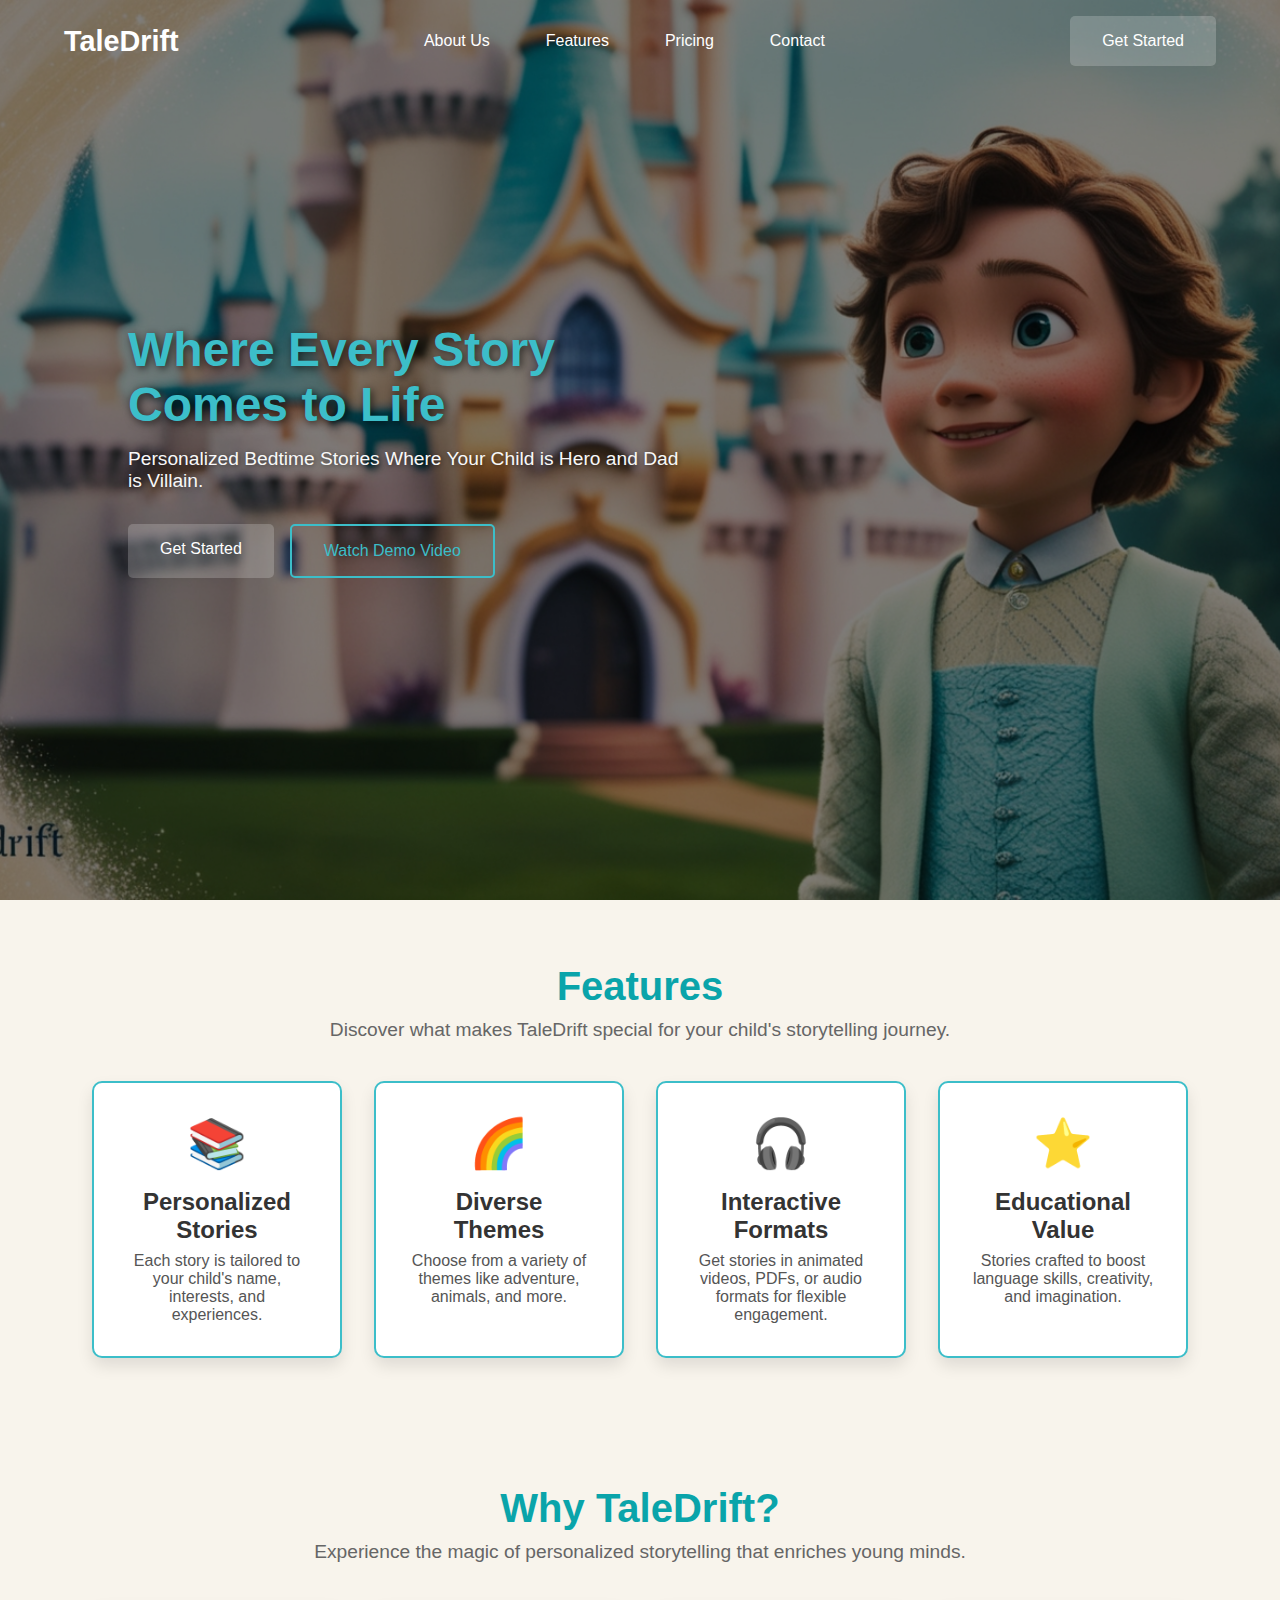
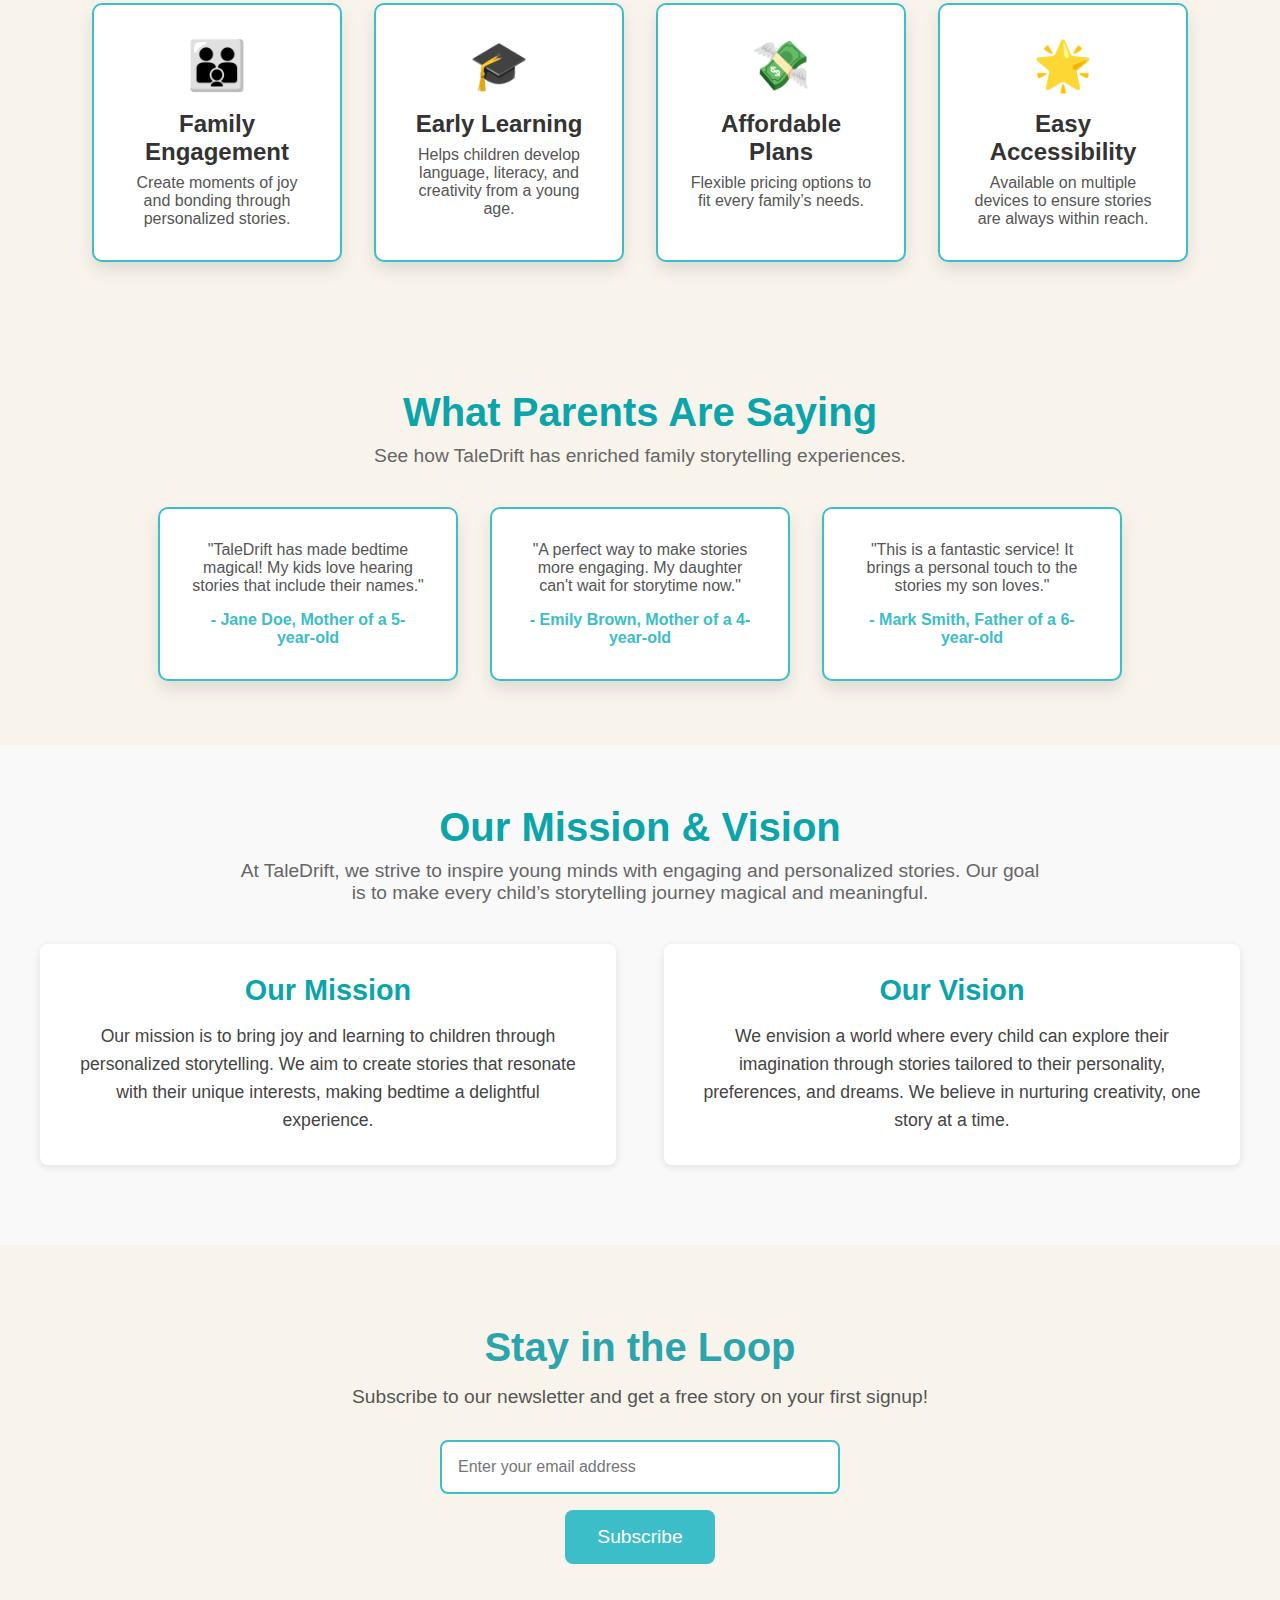
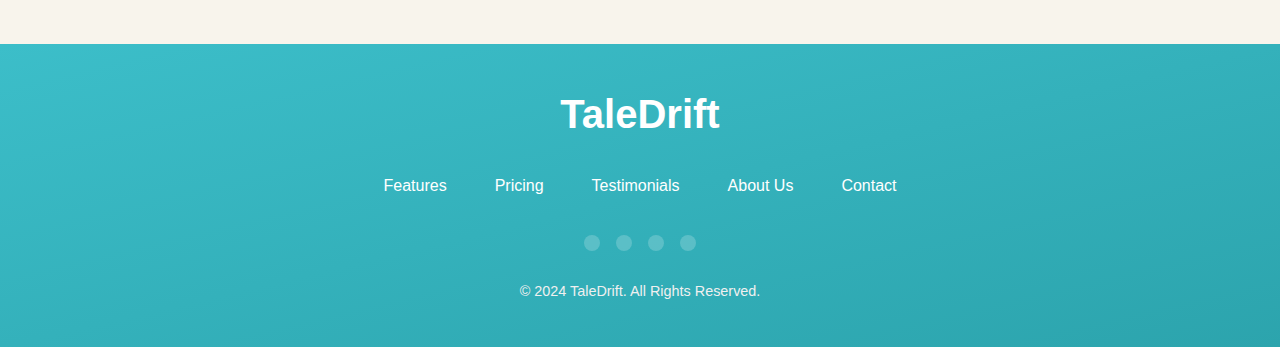
<file: index.html>
<!DOCTYPE html>
<html lang="en">
<head>
    <meta charset="UTF-8">
    <meta name="viewport" content="width=device-width, initial-scale=1.0">
     <link rel="icon" href="/fav.png" type="image/png">
    <link rel="icon" href="/fav.png" type="image/png">
    <link rel="stylesheet" href="styles.css">
    <title>TaleDrift</title>
</head>
<body>
   <!-- Header (Same as Landing Page) -->
   <header class="main-header">
    <nav class="navbar">
        <div class="logo">
            <a href="#">TaleDrift</a>
        </div>
        <div class="menu-icon" onclick="toggleMenu()">
            
        </div>
        <ul class="nav-links" id="nav-links">
            <li><a href="#about">About Us</a></li>
            <li><a href="#features">Features</a></li>
            <li><a href="payment.html">Pricing</a></li>
            <li><a href="contact.html">Contact</a></li>
        </ul>
        <a href="payment.html" class="btn primary-btn">Get Started</a>
    </nav>
</header>
    <!-- Hero Section -->
    <section class="hero-section">
        <div class="overlay"></div>
        <div class="hero-content">
            <h1>Where Every Story Comes to Life</h1>
            <p>Personalized Bedtime Stories Where Your Child is Hero and Dad is Villain.</p>
            <div class="cta-buttons">
                <a href="payment.html" class="btn primary-btn">Get Started</a>
                <a href="https://youtu.be/TLG7Qn6C-p4" class="btn secondary-btn">Watch Demo Video</a>
            </div>
        </div>
    </section>

    <!-- Features Section -->
   <!-- Features Section -->
<section class="features-section" id="features">
    <div class="section-title">
        <h2>Features</h2>
        <p>Discover what makes TaleDrift special for your child's storytelling journey.</p>
    </div>
    <div class="features-container">
        <!-- Feature Card 1 -->
        <div class="feature-card">
            <div class="feature-icon">📚</div>
            <h3>Personalized Stories</h3>
            <p>Each story is tailored to your child's name, interests, and experiences.</p>
        </div>
        <!-- Feature Card 2 -->
        <div class="feature-card">
            <div class="feature-icon">🌈</div>
            <h3>Diverse Themes</h3>
            <p>Choose from a variety of themes like adventure, animals, and more.</p>
        </div>
        <!-- Feature Card 3 -->
        <div class="feature-card">
            <div class="feature-icon">🎧</div>
            <h3>Interactive Formats</h3>
            <p>Get stories in animated videos, PDFs, or audio formats for flexible engagement.</p>
        </div>
        <!-- Feature Card 4 -->
        <div class="feature-card">
            <div class="feature-icon">⭐</div>
            <h3>Educational Value</h3>
            <p>Stories crafted to boost language skills, creativity, and imagination.</p>
        </div>
    </div>
</section>

<!-- Why TaleDrift Section -->
<section class="why-taledrift-section" id="why-taledrift">
    <div class="section-title">
        <h2>Why TaleDrift?</h2>
        <p>Experience the magic of personalized storytelling that enriches young minds.</p>
    </div>
    <div class="why-taledrift-container">
        <!-- Card 1 -->
        <div class="why-card">
            <div class="why-icon">👪</div>
            <h3>Family Engagement</h3>
            <p>Create moments of joy and bonding through personalized stories.</p>
        </div>
        <!-- Card 2 -->
        <div class="why-card">
            <div class="why-icon">🎓</div>
            <h3>Early Learning</h3>
            <p>Helps children develop language, literacy, and creativity from a young age.</p>
        </div>
        <!-- Card 3 -->
        <div class="why-card">
            <div class="why-icon">💸</div>
            <h3>Affordable Plans</h3>
            <p>Flexible pricing options to fit every family’s needs.</p>
        </div>
        <!-- Card 4 -->
        <div class="why-card">
            <div class="why-icon">🌟</div>
            <h3>Easy Accessibility</h3>
            <p>Available on multiple devices to ensure stories are always within reach.</p>
        </div>
    </div>
</section>


     <!-- Testimonials Section -->
     <!-- What Parents Are Saying Section -->
<section class="testimonials-section" id="testimonials">
    <div class="section-title">
        <h2>What Parents Are Saying</h2>
        <p>See how TaleDrift has enriched family storytelling experiences.</p>
    </div>
    <div class="testimonials-container">
        <!-- Testimonial Card 1 -->
        <div class="testimonial-card">
            <p class="testimonial-text">"TaleDrift has made bedtime magical! My kids love hearing stories that include their names."</p>
            <div class="testimonial-author">
                <span class="author-name">- Jane Doe, Mother of a 5-year-old</span>
            </div>
        </div>
        <!-- Testimonial Card 2 -->
        <div class="testimonial-card">
            <p class="testimonial-text">"A perfect way to make stories more engaging. My daughter can't wait for storytime now."</p>
            <div class="testimonial-author">
                <span class="author-name">- Emily Brown, Mother of a 4-year-old</span>
            </div>
        </div>
        <!-- Testimonial Card 3 -->
        <div class="testimonial-card">
            <p class="testimonial-text">"This is a fantastic service! It brings a personal touch to the stories my son loves."</p>
            <div class="testimonial-author">
                <span class="author-name">- Mark Smith, Father of a 6-year-old</span>
            </div>
        </div>
    </div>
</section>


<section class="mission-vision-section">
    <div class="container">
      <div class="section-title">
        <h2>Our Mission & Vision</h2>
        <p>At TaleDrift, we strive to inspire young minds with engaging and personalized stories. Our goal is to make every child’s storytelling journey magical and meaningful.</p>
      </div>
  
      <div class="content-wrapper">
        <!-- Mission Block -->
        <div class="mission-block">
          <h3>Our Mission</h3>
          <p>
            Our mission is to bring joy and learning to children through personalized storytelling. We aim to create stories that resonate with their unique interests, making bedtime a delightful experience.
          </p>
        </div>
  
        <!-- Vision Block -->
        <div class="vision-block">
          <h3>Our Vision</h3>
          <p>
            We envision a world where every child can explore their imagination through stories tailored to their personality, preferences, and dreams. We believe in nurturing creativity, one story at a time.
          </p>
        </div>
      </div>
    </div>
  </section>



    <!-- Newsletter Signup Section -->
   <section class="newsletter-section">
    <div class="newsletter-container">
        <h2>Stay in the Loop</h2>
        <p>Subscribe to our newsletter and get a free story on your first signup!</p>
        <form  action="https://formspree.io/f/mqakpeaq"
        method="POST" class="newsletter-form">
            <input name="email" type="email" placeholder="Enter your email address" required>
            <button type="submit" class="subscribe-btn">Subscribe</button>
        </form>
    </div>
</section>

    <!-- Footer Section -->
    <!-- Footer Section -->
<!-- Footer Section -->
<footer class="footer-section">
    <div class="footer-container">
        <!-- Footer Logo -->
        <div class="footer-logo">
            <a href="#"><span>Tale</span>Drift</a>
        </div>
        <!-- Footer Links -->
        <div class="footer-links">
            <a href="#features">Features</a>
            <a href="payment.html">Pricing</a>
            <a href="#testimonials">Testimonials</a>
            <a href="about.html">About Us</a>
            <a href="contact.html">Contact</a>
        </div>
        <!-- Social Media Icons -->
        <div class="footer-social">
            <a href="#"><i class="fab fa-facebook-f"></i></a>
            <a href="#"><i class="fab fa-twitter"></i></a>
            <a href="#"><i class="fab fa-instagram"></i></a>
            <a href="#"><i class="fab fa-linkedin-in"></i></a>
        </div>
        <!-- Footer Copyright -->
        <div class="footer-copyright">
            <p>&copy; 2024 TaleDrift. All Rights Reserved.</p>
        </div>
    </div>
</footer>


    <script>
        // Toggle mobile menu
        function toggleMenu() {
            var navLinks = document.getElementById("nav-links");
            navLinks.classList.toggle("active");
        }
    </script>
</body>
</html>
</file>
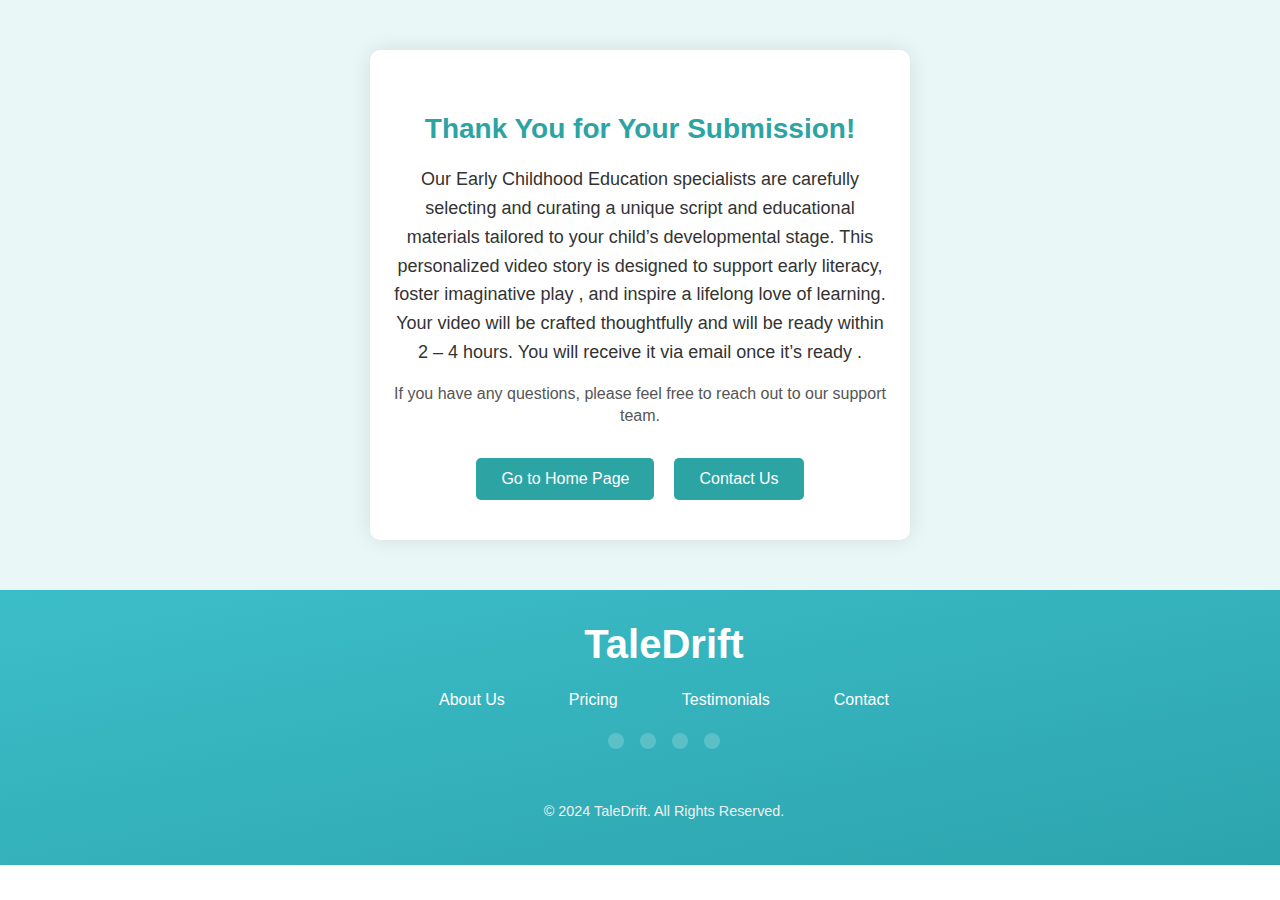
<file: submission.html>
<!DOCTYPE html>
<html lang="en">
<head>
    <meta charset="UTF-8">
    <meta name="viewport" content="width=device-width, initial-scale=1.0">
    <link rel="icon" href="/fav.png" type="image/png">
    <title>Submission Successful | TaleDrift</title>
    <link rel="stylesheet" href="submission.css">
    <!-- Link to the CSS file for styling -->
</head>
<body> 
 
 
 
 


<!-- Main Content -->
<main class="submission-confirmation">
    <div class="confirmation-container">
        
        <h2>Thank You for Your Submission!</h2>
        <p class="confirmation-message">
            Our Early Childhood Education specialists are carefully selecting and curating a unique script and educational materials tailored to your child’s developmental stage. This personalized video story is designed to support early literacy, foster imaginative play ,  and inspire a lifelong love of learning. Your video will be crafted thoughtfully and will be ready within 2 – 4 hours. You will receive it via email once it’s ready .
        </p>
        <p class="additional-note">If you have any questions, please feel free to reach out to our support team.</p>
        <div class="buttons">
            <a href="index.html" class="home-btn">Go to Home Page</a>
            <a href="my-stories.html" class="stories-btn">Contact Us</a>
        </div>
    </div>
</main>

<footer class="footer-section">
    <div class="footer-container">
        <!-- Footer Logo -->
        <div class="footer-logo">
            <a href="#"><span>Tale</span>Drift</a>
        </div>

        <!-- Footer Navigation Links -->
        <nav class="footer-nav">
            <ul class="footer-links">
                <li><a href="about.html">About Us</a></li>

                <li><a href="payment.html">Pricing</a></li>
                <li><a href="#testimonials">Testimonials</a></li>
                <li><a href="contact.html">Contact</a></li>
            </ul>
        </nav>

        <!-- Social Media Icons -->
        <div class="footer-social">
            <a href="#" target="_blank" class="social-icon"><i class="fab fa-facebook-f"></i></a>
            <a href="#" target="_blank" class="social-icon"><i class="fab fa-twitter"></i></a>
            <a href="#" target="_blank" class="social-icon"><i class="fab fa-instagram"></i></a>
            <a href="#" target="_blank" class="social-icon"><i class="fab fa-linkedin-in"></i></a>
        </div>

        <!-- Copyright -->
        <div class="footer-copyright">
            <p>&copy; 2024 TaleDrift. All Rights Reserved.</p>
        </div>
    </div>
</footer>



</body>
</html>
</file>
<file: submission.css>
/* Base Styles */
body {
    margin: 0;
    font-family: 'Arial', sans-serif;
}


/* Header Styles */
.main-header {
    position: fixed;
    top: 0;
    left: 0;
    width: 100%;
    background: rgba(60, 190, 201, 0.8); /* Transparent background matching theme */
    z-index: 1000;
    padding: 1rem 5%;
    transition: background 0.3s;
}

.navbar {
    display: flex;
    align-items: center;
    justify-content: space-between;
}

.logo a {
    font-size: 1.8rem;
    font-weight: bold;
    color: white;
    text-decoration: none;
}

/* Navigation Links */
.nav-links {
    list-style: none;
    display: flex;
    gap: 1.5rem;
}

.nav-links li a {
    color: white;
    text-decoration: none;
    padding: 0.5rem 1rem;
    transition: color 0.3s, background 0.3s;
}

.nav-links li a:hover,
.nav-links li a.active {
    background-color: rgba(255, 255, 255, 0.2);
    border-radius: 8px;
    color: white;
}

/* Mobile Menu Icon */
.menu-icon {
    display: none;
    font-size: 2rem;
    cursor: pointer;
    color: white;
}

/* Mobile Navigation */
@media (max-width: 768px) {
    .nav-links {
        position: absolute;
        top: 60px;
        right: 0;
        background-color: rgba(60, 190, 201, 0.9);
        width: 100%;
        height: calc(100vh - 60px);
        display: flex;
        flex-direction: column;
        justify-content: center;
        align-items: center;
        gap: 2rem;
        transform: translateX(100%);
        transition: transform 0.3s ease-in-out;
    }

    .nav-links.active {
        transform: translateX(0);
    }

    .menu-icon {
        display: block;
    }

    .nav-links li a {
        font-size: 1.5rem;
        padding: 0.8rem 2rem;
    }
}


.submission-confirmation {
    flex-grow: 1;
    display: flex;
   
    justify-content: center;
    align-items: center;
    padding: 50px 20px;
    background-color: #eaf7f7;
}

.confirmation-container {
    text-align: center;
    background-color: #ffffff;
    padding: 40px 20px;
    border-radius: 10px;
    box-shadow: 0 0 20px rgba(0, 0, 0, 0.1);
    max-width: 500px;
    width: 100%;
}

.icon .success-icon {
    width: 60px;
    height: 60px;
    margin-bottom: 20px;
}

h2 {
    font-size: 28px;
    color: #2ca4a4;
    margin-bottom: 20px;
}

.confirmation-message {
    font-size: 18px;
    color: #333333;
    margin-bottom: 15px;
    line-height: 1.6;
}

.additional-note {
    font-size: 16px;
    color: #555555;
    margin-bottom: 30px;
    line-height: 1.4;
}

.buttons {
    display: flex;
    justify-content: center;
    gap: 20px;
}

.home-btn, .stories-btn {
    display: inline-block;
    padding: 12px 25px;
    font-size: 16px;
    color: #ffffff;
    background-color: #2ca4a4;
    border-radius: 5px;
    text-decoration: none;
    transition: background-color 0.3s;
}

.home-btn:hover, .stories-btn:hover {
    background-color: #1f8686;
}
* Footer Logo */
.footer-logo a {
    font-size: 2.5rem;
    font-weight: bold;
    color: white;
    text-decoration: none;
    transition: color 0.3s, transform 0.3s;
}

.footer-logo a:hover {
    color: #f8f4ec; /* Soft ivory on hover */
    transform: scale(1.1); /* Logo enlarges slightly */
}


/* Footer Section Styles */
.footer-section {
    width: 100%;
    padding: 2rem 1.5rem;
    background: linear-gradient(to bottom right, #3cbec9, #2ca4ad);
    color: white;
    text-align: center;
    position: relative;
}

.footer-container {
    display: flex;
    flex-direction: column;
    align-items: center;
    gap: 1.5rem;
    max-width: 1200px;
    margin: 0 auto;
    width: 100%;
    padding: 0 2%;
}

/* Footer Logo */
.footer-logo a {
    font-size: 2.5rem;
    font-weight: bold;
    color: white;
    text-decoration: none;
    transition: color 0.3s, transform 0.3s;
}

.footer-logo a:hover {
    color: #f8f4ec;
    transform: scale(1.1);
}

/* Footer Links */
.footer-nav {
    width: 100%;
    display: flex;
    justify-content: center;
}

.footer-links {
    list-style: none;
    display: flex;
    gap: 2rem;
    margin: 0;
    padding: 0;
}

.footer-links li a {
    font-size: 1rem;
    color: white;
    text-decoration: none;
    padding: 0.5rem 1rem;
    border-radius: 5px;
    transition: background 0.3s, transform 0.3s, color 0.3s;
}

.footer-links li a:hover {
    background: rgba(255, 255, 255, 0.2);
    color: #f8f4ec;
    transform: scale(1.05);
}

/* Social Media Icons */
.footer-social {
    display: flex;
    gap: 1rem;
}

.social-icon {
    color: white;
    font-size: 1.5rem;
    padding: 0.5rem;
    border-radius: 50%;
    background: rgba(255, 255, 255, 0.2);
    transition: transform 0.3s, background 0.3s;
}

.social-icon:hover {
    transform: scale(1.2);
    background: rgba(255, 255, 255, 0.5);
}

/* Copyright Text */
.footer-copyright {
    font-size: 0.9rem;
    color: #f0f0f0;
    margin-top: 1rem;
}

/* Responsive Design */
@media (max-width: 1024px) {
    .footer-container {
        padding: 0 5%;
    }
}

@media (max-width: 768px) {
    .footer-links {
        flex-direction: column;
        align-items: center;
    }

    .footer-social {
        justify-content: center;
    }
}

@media (max-width: 480px) {
    .footer-logo a {
        font-size: 1.5rem;
    }

    .footer-links li a {
        font-size: 0.9rem;
    }

    .social-icon {
        font-size: 1.2rem;
    }

    .footer-copyright {
        font-size: 0.8rem;
    }
}
</file>
<file: styles.css>
/* Reset Styles */
* {
    margin: 0;
    padding: 0;
    box-sizing: border-box;
}

body {
    font-family: 'Arial', sans-serif;
    background-color: #f8f4ec;
    color: #333;
    scroll-behavior: smooth;
}

/* Header Styles */
/* Header Styles */
/* Transparent Header (Same as Landing Page) */
/* Header Styles */
.main-header {
    width: 100%;
    position: absolute;
    top: 0;
    left: 0;
    background: transparent; /* Makes the header background transparent */
    z-index: 1000;
    box-shadow: none; /* Removes shadow for a cleaner look */
}

.navbar {
    display: flex;
    align-items: center;
    justify-content: space-between;
    padding: 1rem 5%;
}

.logo a {
    font-size: 1.8rem;
    font-weight: bold;
    color: white; /* White text for better contrast */
    text-decoration: none;
}

.nav-links {
    list-style-type: none;
    display: flex;
    gap: 1.5rem;
}

.nav-links li a {
    text-decoration: none;
    color: white; /* Dark gray color for better contrast */
    font-size: 1rem;
    cursor: pointer; /* Changes cursor to pointer */
    padding: 0.5rem 1rem;
    border-radius: 8px;
    transition: color 0.3s, background-color 0.3s;
}

.nav-links li a:hover {
    color: white; /* White text on hover */
    background-color: #3cbec9; /* Matching theme color for hover */
}

.nav-links li a:active {
    background-color: #2ca4ad; /* Slightly darker shade for active state */
    color: white;
}


.primary-btn {
    padding: 0.8rem 1.5rem;
    background-color: rgba(255, 255, 255, 0.2); /* Semi-transparent white */
    color: white;
    border: 2px solid white;
    border-radius: 5px;
    font-size: 1rem;
    text-decoration: none;
    transition: background 0.3s, transform 0.3s;
}

.primary-btn:hover {
    background-color: rgba(255, 255, 255, 0.5);
    transform: scale(1.05);
}

.menu-icon {
    display: none;
    font-size: 2rem;
    cursor: pointer;
    color: white;
}

/* Mobile Navigation */
@media (max-width: 768px) {
    .nav-links {
        display: none;
        flex-direction: column;
        position: absolute;
        top: 60px;
        right: 0;
        background-color: rgba(0, 0, 0, 0.8); /* Darker semi-transparent background for better contrast */
        width: 100%;
        box-shadow: 0 8px 16px rgba(0, 0, 0, 0.2);
        transition: max-height 0.3s;
    }

    .nav-links.active {
        display: flex;
    }

    .menu-icon {
        display: block;
    }
}




/* Hero Section */
.hero-section {
    position: relative;
    height: 100vh;
    background: url('hero1.jpg') no-repeat center center/cover;
    display: flex;
    align-items: center;
    justify-content: flex-start; /* Aligns content to the left */
    padding-left: 10%; /* Adds space to the left */
    text-align: left;
    color: white;
  
}

.hero-section .overlay {
    position: absolute;
    top: 0;
    left: 0;
    right: 0;
    bottom: 0;
    background: rgba(0, 0, 0, 0.5);
    z-index: 1;
}

.hero-content {
    position: relative;
    z-index: 2;
    max-width: 50%;
    animation: fadeIn 2s; /* Fade-in animation */
}

.hero-content h1 {
    font-size: 3rem;
    font-weight: bold;
    margin-bottom: 1rem;
    color: #3cbec9;
    text-shadow: 2px 2px 8px rgba(0, 0, 0, 0.7);
}

.hero-content p {
    font-size: 1.2rem;
    margin-bottom: 2rem;
    color: #f8f8f8;
    text-shadow: 1px 1px 5px rgba(0, 0, 0, 0.5);
}

.cta-buttons {
    display: flex;
    justify-content: flex-start; /* Aligns buttons to the left */
    gap: 1rem;
}

.btn {
    padding: 1rem 2rem;
    font-size: 1rem;
    border: none;
    border-radius: 5px;
    cursor: pointer;
    text-decoration: none;
    transition: background 0.3s, transform 0.3s;
}

.secondary-btn {
    background-color: transparent;
    color: #3cbec9;
    border: 2px solid #3cbec9;
}

.secondary-btn:hover {
    background-color: #2ca4ad;
    color: white;
    transform: scale(1.05);
}

/* Keyframes for fade-in animation */
@keyframes fadeIn {
    from {
        opacity: 0;
    }
    to {
        opacity: 1;
    }
}

/* Responsive Design */
@media (max-width: 1024px) {
    .hero-content {
        max-width: 70%;
    }

    .hero-content h1 {
        font-size: 2.5rem;
    }

    .hero-content p {
        font-size: 1rem;
    }

    .btn {
        padding: 0.8rem 1.5rem;
        font-size: 0.9rem;
    }
}

@media (max-width: 480px) {
    .hero-content {
        max-width: 100%;
        padding-left: 10%;
        font-weight: bold;
    }

    .hero-content h1 {
        font-size: 1.8rem;
        font-weight: bolder;
    }

    .hero-content p {
        font-size: 1rem;
    }

    .btn {
        padding: 0.7rem 1.2rem;
        font-size: 0.8rem;
    }
}




/* How It Works Section */
.how-it-works {
    background-color: #f8f4ec;
    padding: 4rem 2rem;
    text-align: center;
}

.section-title h2 {
    font-size: 2.5rem;
    font-weight: bold;
    color: #3cbec9;
    margin-bottom: 0.5rem;
}

.section-title p {
    font-size: 1.2rem;
    color: #555;
    margin-bottom: 2rem;
}

.steps-container {
    display: flex;
    justify-content: space-between;
    gap: 2rem;
    flex-wrap: wrap;
}

.step {
    background: white;
    border: 2px solid #3cbec9;
    border-radius: 10px;
    padding: 2rem;
    flex: 1;
    min-width: 200px;
    max-width: 300px;
    box-shadow: 0 8px 16px rgba(0, 0, 0, 0.1);
    transition: transform 0.3s, box-shadow 0.3s;
}

.step:hover {
    transform: translateY(-5px);
    box-shadow: 0 12px 24px rgba(0, 0, 0, 0.2);
}

.step-icon {
    background-color: #3cbec9;
    color: white;
    font-size: 1.5rem;
    font-weight: bold;
    width: 50px;
    height: 50px;
    line-height: 50px;
    border-radius: 50%;
    margin: 0 auto 1rem;
    display: flex;
    align-items: center;
    justify-content: center;
}

.step h3 {
    font-size: 1.5rem;
    color: #333;
    margin-bottom: 0.5rem;
}

.step p {
    font-size: 1rem;
    color: #666;
}

/* Responsive Design */
@media (max-width: 1024px) {
    .steps-container {
        flex-wrap: wrap;
        justify-content: center;
        gap: 1.5rem;
    }

    .step {
        min-width: 45%;
    }
}

@media (max-width: 768px) {
    .step {
        min-width: 100%;
        max-width: 100%;
    }

    .section-title h2 {
        font-size: 2rem;
    }

    .section-title p {
        font-size: 1rem;
    }

    .step h3 {
        font-size: 1.2rem;
    }

    .step p {
        font-size: 0.9rem;
    }
}

@media (max-width: 480px) {
    .section-title h2 {
        font-size: 1.5rem;
    }

    .section-title p {
        font-size: 0.8rem;
    }

    .step-icon {
        width: 40px;
        height: 40px;
        line-height: 40px;
        font-size: 1.2rem;
    }

    .step h3 {
        font-size: 1rem;
    }

    .step p {
        font-size: 0.8rem;
    }
}

/* Features & Why TaleDrift Sections */
/* Common Section Styles */
section {
    padding: 4rem 2rem;
    background-color: #f8f4ec; /* Soft background to blend with the hero */
    text-align: center;
}

.section-title h2 {
    font-size: 2.5rem;
    font-weight: bold;
    color: #3cbec9;
    margin-bottom: 0.5rem;
}

.section-title p {
    font-size: 1.2rem;
    color: #555;
    margin-bottom: 2rem;
}

/* Features & Why TaleDrift Containers */
.features-container, .why-taledrift-container {
    display: flex;
    justify-content: center;
    gap: 2rem;
    flex-wrap: wrap; /* Allows wrapping on smaller screens */
}

/* Feature Cards */
.feature-card, .why-card {
    background: white;
    border: 2px solid #3cbec9;
    border-radius: 10px;
    padding: 2rem;
    flex: 1;
    min-width: 200px;
    max-width: 250px;
    text-align: center;
    box-shadow: 0 8px 16px rgba(0, 0, 0, 0.1);
    transition: transform 0.3s, box-shadow 0.3s, background 0.3s, color 0.3s;
    position: relative;
    overflow: hidden;
    cursor: pointer;
}

.feature-card:hover, .why-card:hover {
    transform: translateY(-5px);
    box-shadow: 0 12px 24px rgba(60, 190, 201, 0.5);
    background: linear-gradient(to bottom right, #3cbec9, #2ca4ad); /* Blending gradient */
    color: white;
}

.feature-card:hover .feature-icon, .why-card:hover .why-icon {
    transform: scale(1.2); /* Icon zoom effect */
}

.feature-card:hover h3, .why-card:hover h3,
.feature-card:hover p, .why-card:hover p {
    color: white; /* Change text to white on hover */
}

.feature-icon, .why-icon {
    font-size: 3rem;
    margin-bottom: 1rem;
    transition: transform 0.3s, color 0.3s;
}

.feature-card h3, .why-card h3 {
    font-size: 1.5rem;
    color: #333;
    margin-bottom: 0.5rem;
    transition: color 0.3s;
}

.feature-card p, .why-card p {
    font-size: 1rem;
    color: #555;
    transition: color 0.3s;
}

/* Responsive Design */
@media (max-width: 1024px) {
    .features-container, .why-taledrift-container {
        gap: 1.5rem;
    }

    .feature-card, .why-card {
        min-width: 45%;
        max-width: 45%;
    }
}

@media (max-width: 768px) {
    .feature-card, .why-card {
        min-width: 100%;
        max-width: 100%;
    }
}

@media (max-width: 480px) {
    .feature-card, .why-card {
        max-width: 100%;
    }

    .feature-icon, .why-icon {
        font-size: 2.5rem;
    }

    .section-title h2 {
        font-size: 2rem;
    }

    .section-title p {
        font-size: 1rem;
    }
}


/* Testimonials Section */
/* Testimonials Section */
.testimonials-section {
    padding: 4rem 2rem;
    background-color: #f8f4ec; /* Soft background to blend with hero */
    text-align: center;
}

.section-title h2 {
    font-size: 2.5rem;
    font-weight: bold;
    color: #3cbec9;
    margin-bottom: 0.5rem;
}

.section-title p {
    font-size: 1.2rem;
    color: #555;
    margin-bottom: 2rem;
}

.testimonials-container {
    display: flex;
    justify-content: center;
    gap: 2rem;
    flex-wrap: wrap; /* Allows wrapping on smaller screens */
}

/* Testimonial Cards */
.testimonial-card {
    background: white;
    border: 2px solid #3cbec9;
    border-radius: 10px;
    padding: 2rem;
    flex: 1;
    min-width: 250px;
    max-width: 300px;
    box-shadow: 0 8px 16px rgba(0, 0, 0, 0.1);
    transition: transform 0.3s, box-shadow 0.3s, background 0.3s, color 0.3s;
    position: relative;
    overflow: hidden;
    cursor: pointer;
}

.testimonial-card:hover {
    transform: translateY(-5px);
    box-shadow: 0 12px 24px rgba(60, 190, 201, 0.5);
    background: linear-gradient(to bottom right, #3cbec9, #2ca4ad); /* Blending gradient */
    color: white;
}

.testimonial-card:hover .testimonial-text {
    color: white; /* Change text to white on hover */
}

.testimonial-text {
    font-size: 1rem;
    color: #555;
    margin-bottom: 1rem;
    transition: color 0.3s;
}

.testimonial-author .author-name {
    font-size: 1rem;
    font-weight: bold;
    color: #3cbec9;
    transition: color 0.3s;
}

.testimonial-card:hover .author-name {
    color: white; /* Change author name to white on hover */
}

/* Responsive Design */
@media (max-width: 1024px) {
    .testimonials-container {
        gap: 1.5rem;
    }

    .testimonial-card {
        min-width: 45%;
        max-width: 45%;
    }
}

@media (max-width: 768px) {
    .testimonial-card {
        min-width: 100%;
        max-width: 100%;
    }
}

@media (max-width: 480px) {
    .testimonial-card {
        max-width: 100%;
    }

    .section-title h2 {
        font-size: 2rem;
    }

    .section-title p {
        font-size: 1rem;
    }
}


/* Container Styling */
.mission-vision-section {
    padding: 60px 20px;
    background-color: #f9f9f9;
  }
  
  .mission-vision-section .container {
    max-width: 1200px;
    margin: 0 auto;
  }
  
  .section-title {
    text-align: center;
    margin-bottom: 40px;
  }
  
  .section-title h2 {
    font-size: 2.5em;
    color: #0aa4aa;
    margin-bottom: 10px;
  }
  
  .section-title p {
    font-size: 1.2em;
    color: #666;
  }
  
  /* Content Wrapper */
  .content-wrapper {
    display: flex;
    flex-wrap: wrap;
    justify-content: space-between;
  }
  
  .mission-block,
  .vision-block {
    flex: 0 0 48%;
    background-color: #fff;
    padding: 30px;
    margin-bottom: 20px;
    border-radius: 8px;
    box-shadow: 0 2px 8px rgba(0, 0, 0, 0.1);
  }
  
  .mission-block h3,
  .vision-block h3 {
    font-size: 1.8em;
    color: #0aa4aa;
    margin-bottom: 15px;
  }
  
  .mission-block p,
  .vision-block p {
    font-size: 1.1em;
    color: #444;
    line-height: 1.6;
  }
  
  /* Responsive Design */
  @media (max-width: 768px) {
    .content-wrapper {
      flex-direction: column;
    }
  
    .mission-block,
    .vision-block {
      flex: 0 0 100%;
      margin-bottom: 20px;
    }
  
    .section-title h2 {
      font-size: 2em;
    }
  
    .section-title p {
      font-size: 1em;
    }
  }
  
  @media (max-width: 480px) {
    .mission-block h3,
    .vision-block h3 {
      font-size: 1.5em;
    }
  
    .mission-block p,
    .vision-block p {
      font-size: 1em;
    }
  }
/* Container Styling */
.our-story-section {
    padding: 60px 20px;
    background-color: #f5f5f5;
  }
  
  .our-story-section .container {
    max-width: 1200px;
    margin: 0 auto;
  }
  
  .section-title {
    text-align: center;
    margin-bottom: 40px;
  }
  
  .section-title h2 {
    font-size: 2.5em;
    color: #0aa4aa;
    margin-bottom: 10px;
  }
  
  .section-title p {
    font-size: 1.2em;
    color: #666;
    margin: 0 auto;
    max-width: 800px;
  }



/* Newsletter Signup Section */
/* Newsletter Section */
.newsletter-section {
    padding: 4rem 2rem;
    background-color: #f8f4ec; /* Cream background color */
    color: #333;
    text-align: center;
    transition: background 0.3s, color 0.3s;
}

.newsletter-container {
    max-width: 800px;
    margin: 0 auto;
    padding: 1rem;
}

.newsletter-section h2 {
    font-size: 2.5rem;
    margin-bottom: 1rem;
    color: #2ca4ad; /* Adjusted to match the theme */
}

.newsletter-section p {
    font-size: 1.2rem;
    margin-bottom: 2rem;
    color: #555; /* Darker text color */
}

.newsletter-form {
    display: flex;
    flex-direction: column;
    align-items: center;
    gap: 1rem;
}

.newsletter-form input[type="email"] {
    padding: 1rem;
    font-size: 1rem;
    width: 60%;
    max-width: 400px;
    border: 2px solid #3cbec9; /* Border color matching theme */
    border-radius: 8px;
    outline: none;
    background: white; /* White background for the input */
    transition: border 0.3s, box-shadow 0.3s;
}

.newsletter-form input[type="email"]:focus {
    border-color: #2ca4ad;
    box-shadow: 0 0 8px rgba(44, 164, 173, 0.5); /* Soft glow effect on focus */
}

.newsletter-form button.subscribe-btn {
    padding: 1rem 2rem;
    font-size: 1.2rem;
    background: #3cbec9; /* Matching button color */
    color: white;
    border: none;
    border-radius: 8px;
    cursor: pointer;
    transition: background 0.3s, transform 0.3s, box-shadow 0.3s;
    display: inline-block;
}

.newsletter-form button.subscribe-btn:hover {
    background: #2ca4ad; /* Brighter color on hover */
    transform: translateY(-3px);
    box-shadow: 0 5px 15px rgba(44, 164, 173, 0.4); /* Soft shadow for interaction */
}

.newsletter-form button.subscribe-btn:active {
    transform: translateY(2px); /* Slight downshift on click */
    background: #299ea5; /* Darker shade on click */
}

/* Responsive Design */
@media (max-width: 1024px) {
    .newsletter-section h2 {
        font-size: 2rem;
    }

    .newsletter-section p {
        font-size: 1rem;
    }

    .newsletter-form input[type="email"] {
        width: 80%;
    }

    .newsletter-form button.subscribe-btn {
        font-size: 1rem;
        padding: 0.8rem 1.5rem;
    }
}

@media (max-width: 768px) {
    .newsletter-section h2 {
        font-size: 1.8rem;
    }

    .newsletter-section p {
        font-size: 0.9rem;
    }

    .newsletter-form input[type="email"] {
        padding: 0.8rem;
    }

    .newsletter-form button.subscribe-btn {
        padding: 0.8rem 1.5rem;
    }
}

@media (max-width: 480px) {
    .newsletter-section h2 {
        font-size: 1.5rem;
    }

    .newsletter-section p {
        font-size: 0.8rem;
    }

    .newsletter-form input[type="email"] {
        padding: 0.7rem;
    }

    .newsletter-form button.subscribe-btn {
        padding: 0.7rem 1.2rem;
    }
}






/* Footer Section */
/* Footer Section */
.footer-section {
    padding: 3rem 2rem;
    background: linear-gradient(to bottom right, #3cbec9, #2ca4ad); /* Same gradient as Pricing Section */
    color: white;
    text-align: center;
}

.footer-container {
    display: flex;
    flex-direction: column;
    align-items: center;
    gap: 2rem;
}

/* Footer Logo */
.footer-logo a {
    font-size: 2.5rem;
    font-weight: bold;
    color: white;
    text-decoration: none;
    transition: color 0.3s, transform 0.3s;
}

.footer-logo a:hover {
    color: #f8f4ec; /* Soft ivory on hover */
    transform: scale(1.1); /* Logo enlarges slightly */
}

/* Footer Links */
.footer-links {
    display: flex;
    flex-wrap: wrap;
    gap: 1rem;
}

.footer-links a {
    font-size: 1rem;
    color: white;
    text-decoration: none;
    padding: 0.5rem 1rem;
    border-radius: 5px;
    transition: background 0.3s, transform 0.3s, color 0.3s;
}

.footer-links a:hover {
    background: rgba(255, 255, 255, 0.2); /* Semi-transparent background on hover */
    color: #f8f4ec; /* Soft ivory on hover */
    transform: scale(1.05); /* Slight enlargement on hover */
}

/* Social Media Icons */
.footer-social {
    display: flex;
    gap: 1rem;
}

.footer-social a {
    color: white;
    font-size: 1.5rem;
    padding: 0.5rem;
    border-radius: 50%;
    background: rgba(255, 255, 255, 0.2); /* Semi-transparent background */
    transition: transform 0.3s, background 0.3s;
}

.footer-social a:hover {
    transform: scale(1.2); /* Icon enlarges */
    background: rgba(255, 255, 255, 0.5); /* Brighter background on hover */
}

/* Copyright Text */
.footer-copyright {
    font-size: 0.9rem;
    color: #f0f0f0;
}

/* Responsive Design */
@media (max-width: 1024px) {
    .footer-container {
        gap: 1.5rem;
    }
}

@media (max-width: 768px) {
    .footer-links {
        flex-direction: column;
        align-items: center;
    }

    .footer-social {
        justify-content: center;
    }
}

@media (max-width: 480px) {
    .footer-logo a {
        font-size: 1.5rem;
    }

    .footer-links a {
        font-size: 0.9rem;
    }

    .footer-social a {
        font-size: 1.2rem;
    }

    .footer-copyright {
        font-size: 0.8rem;
    }
}
</file>
